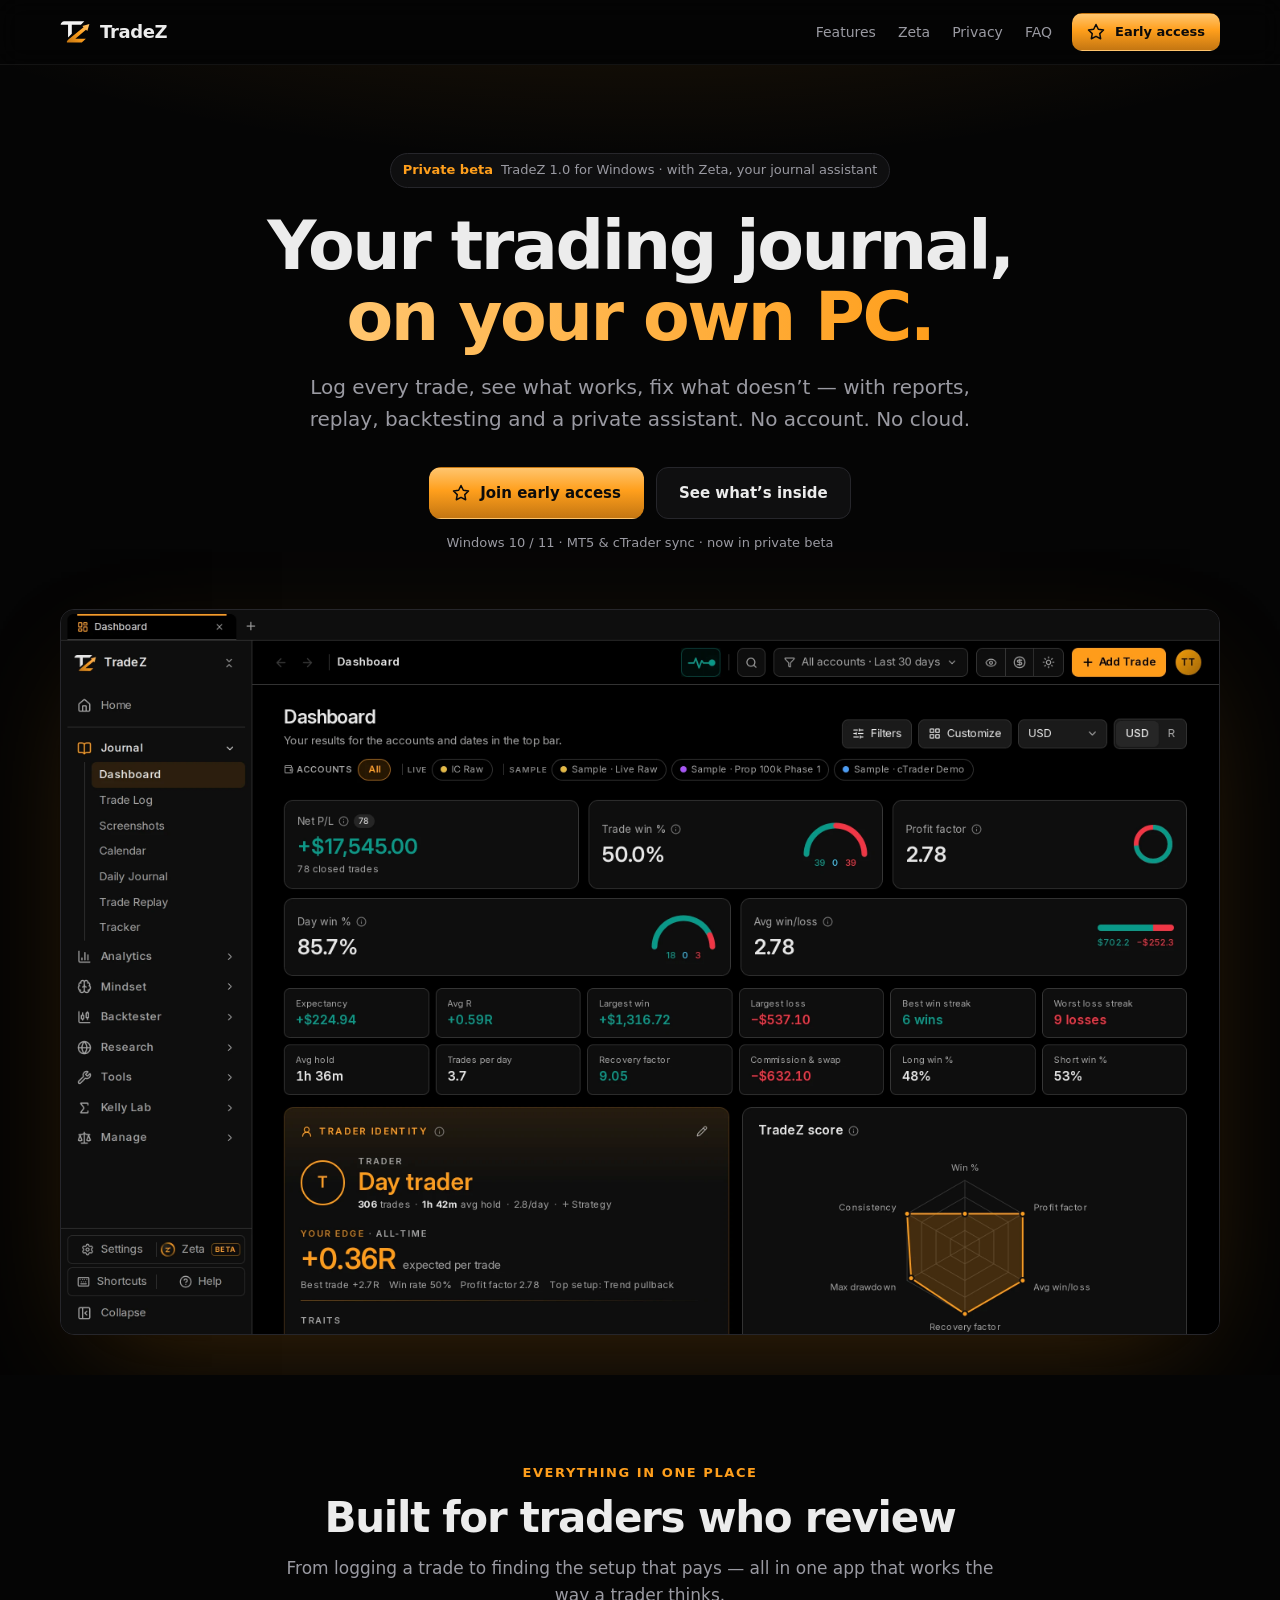
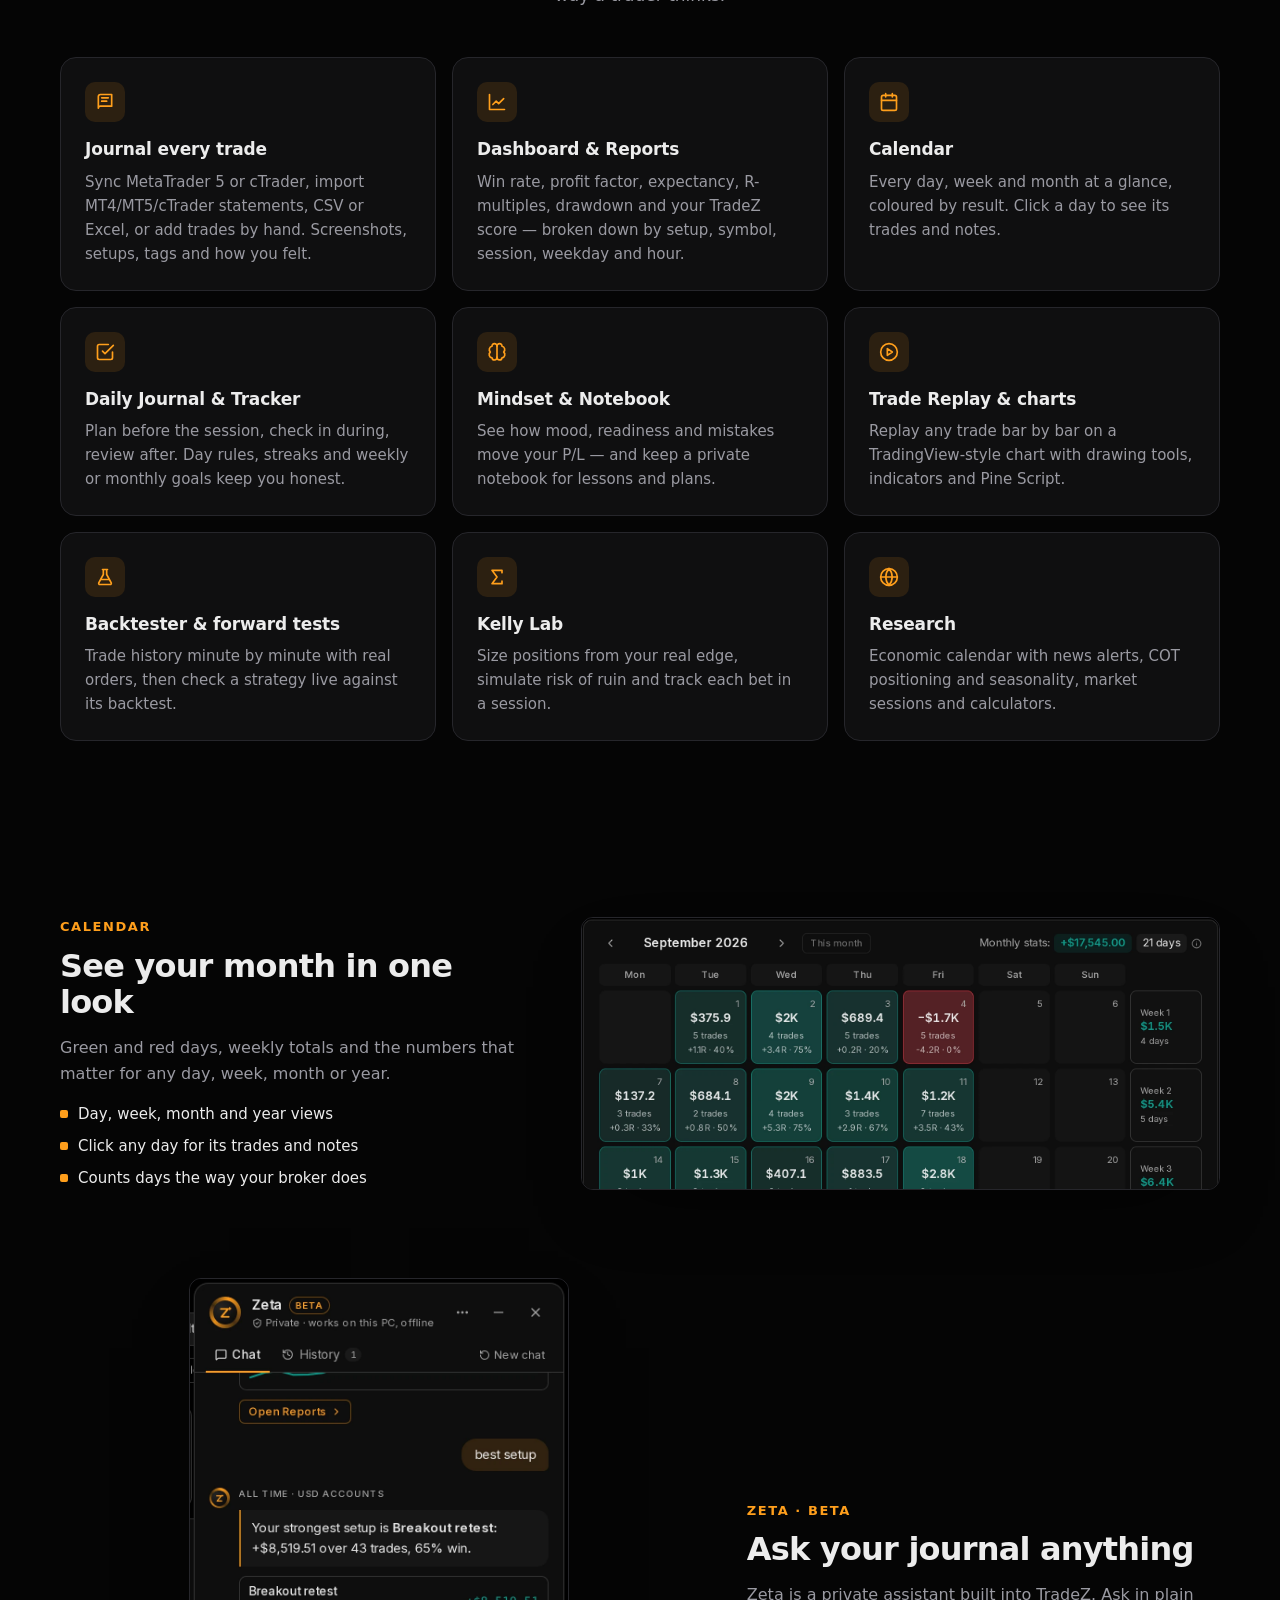
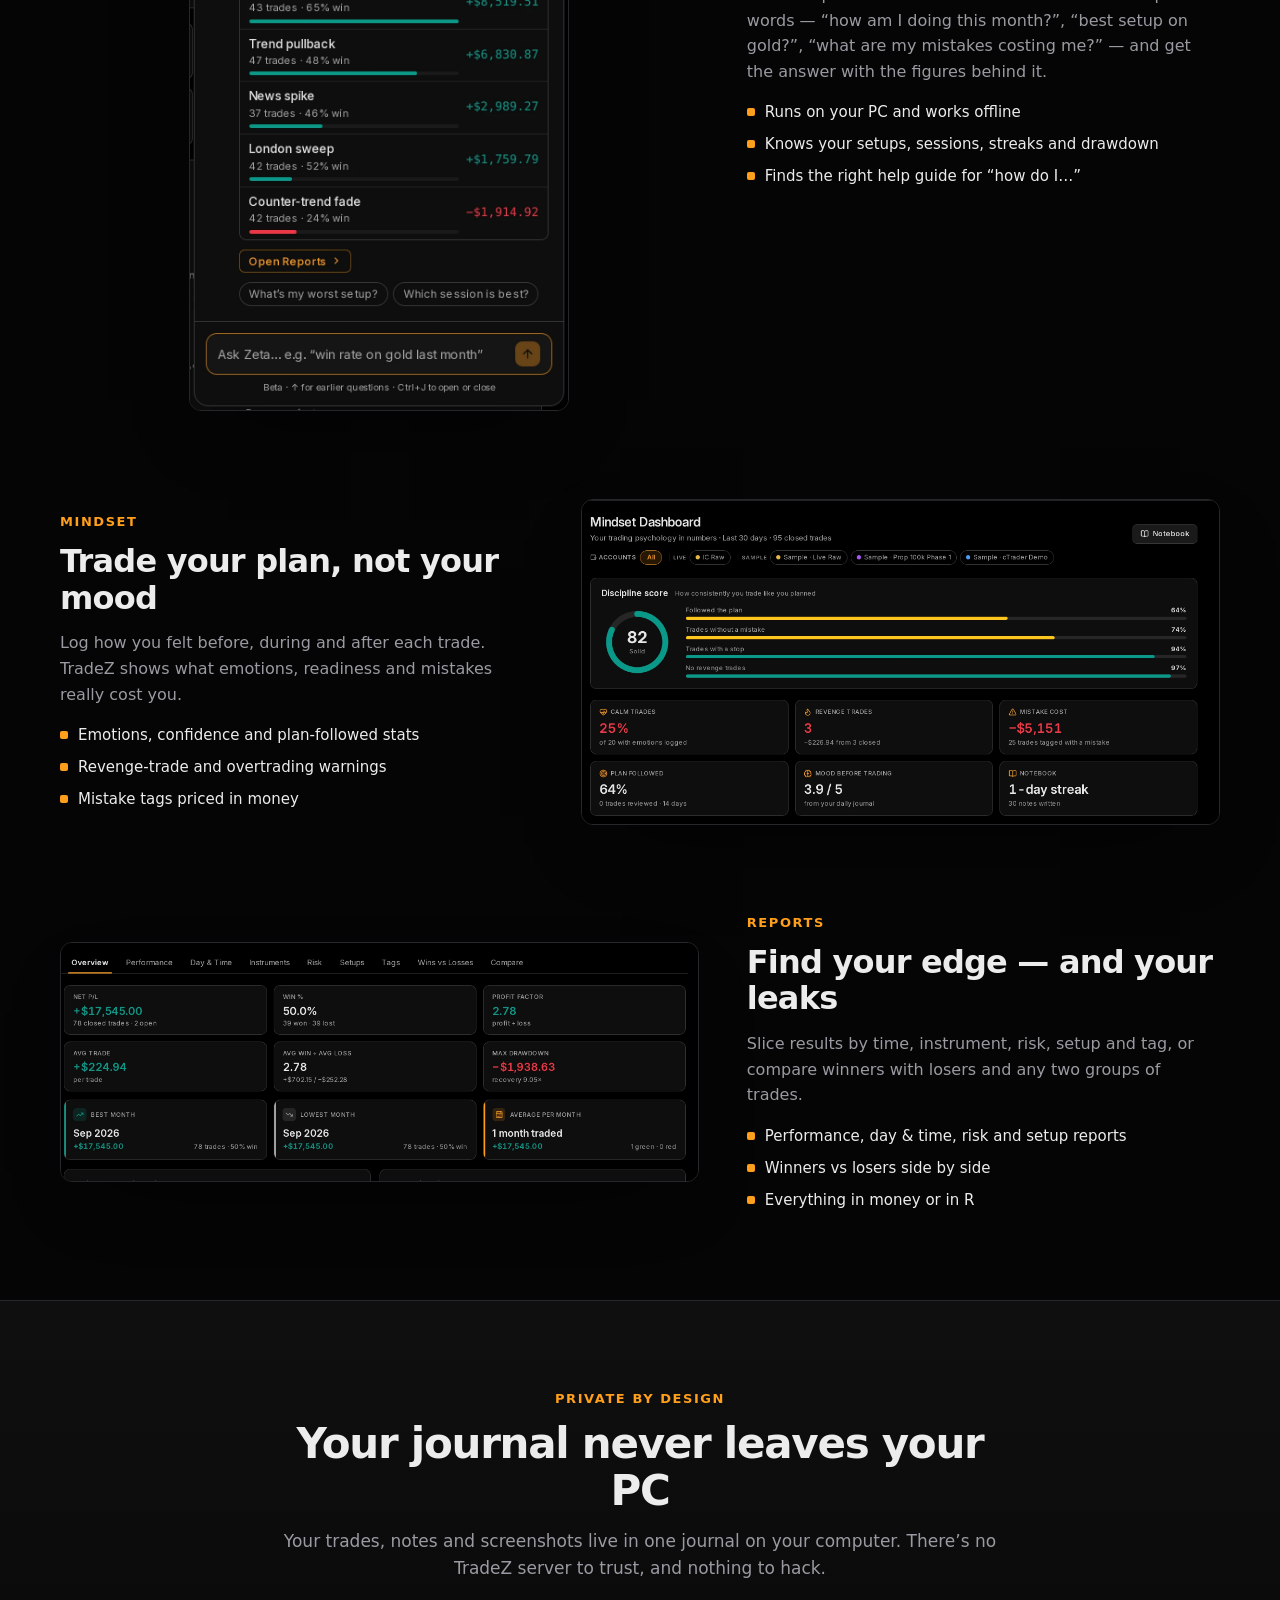
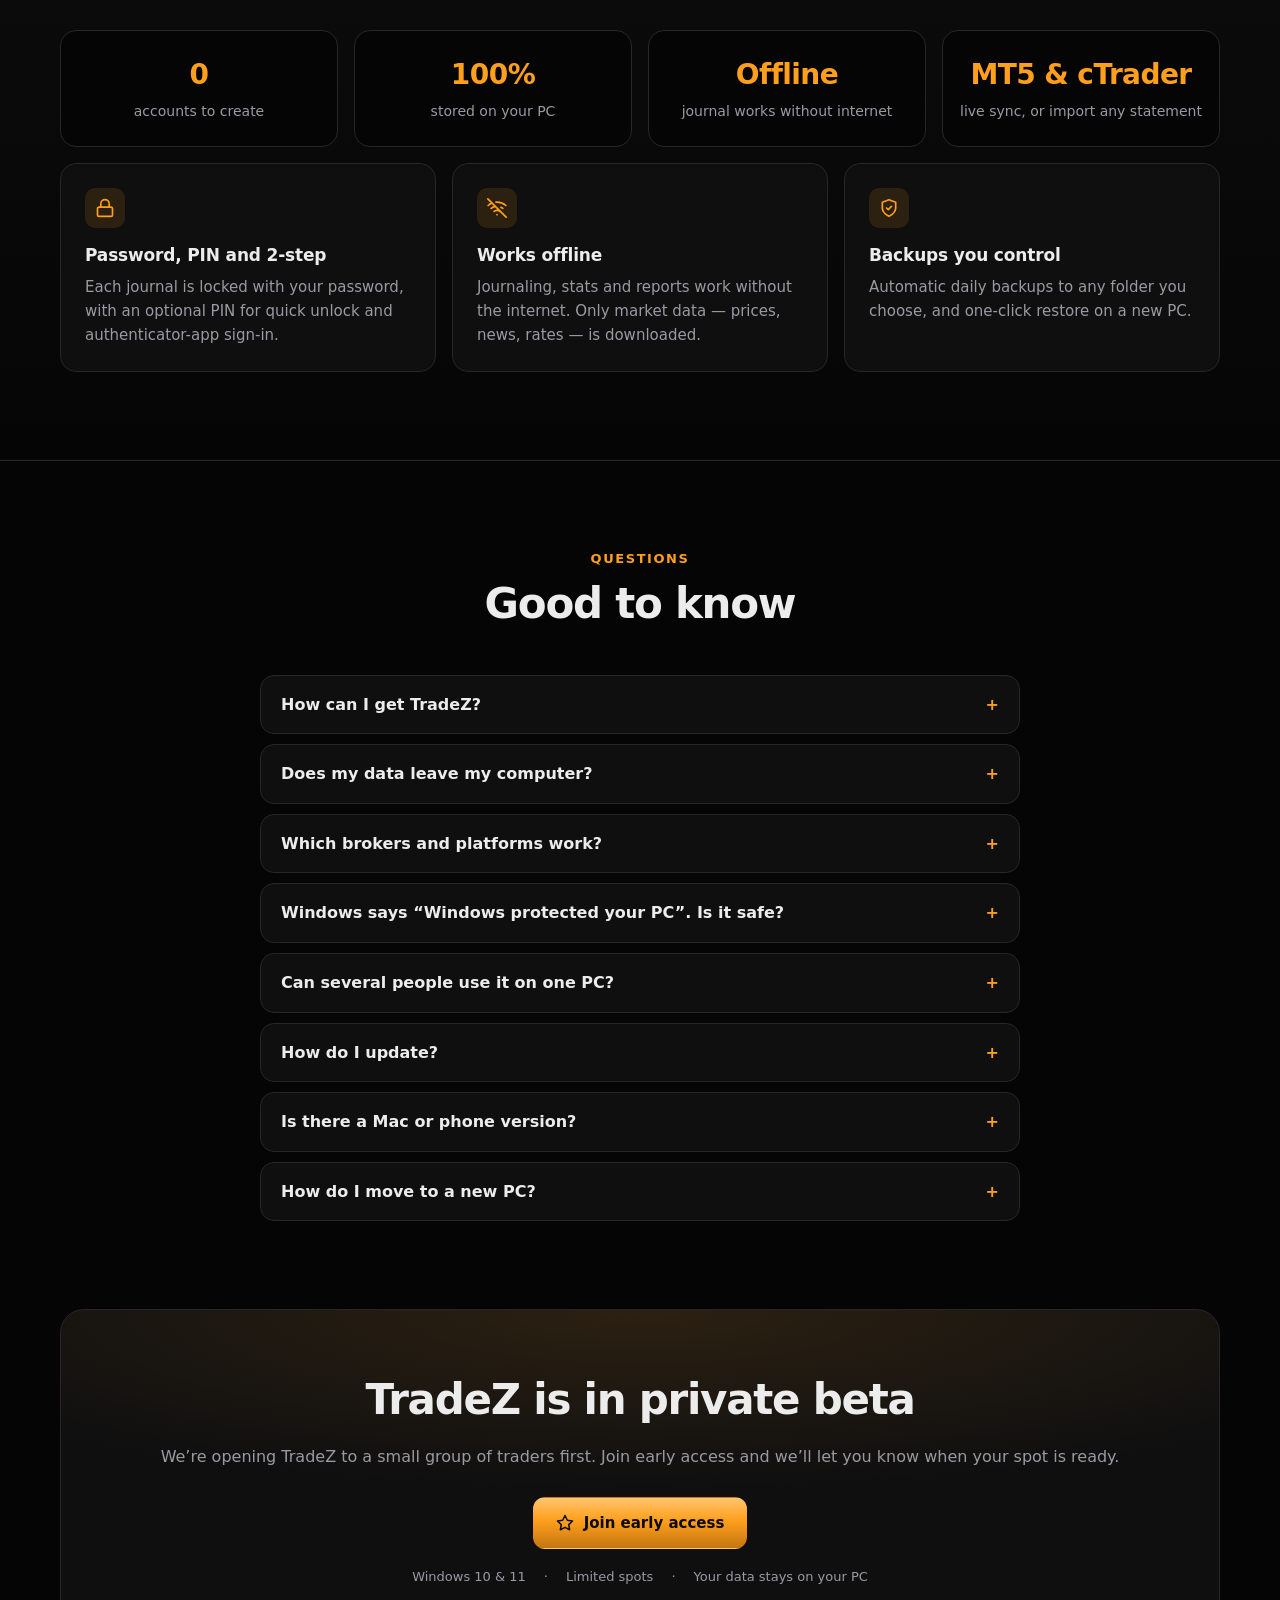
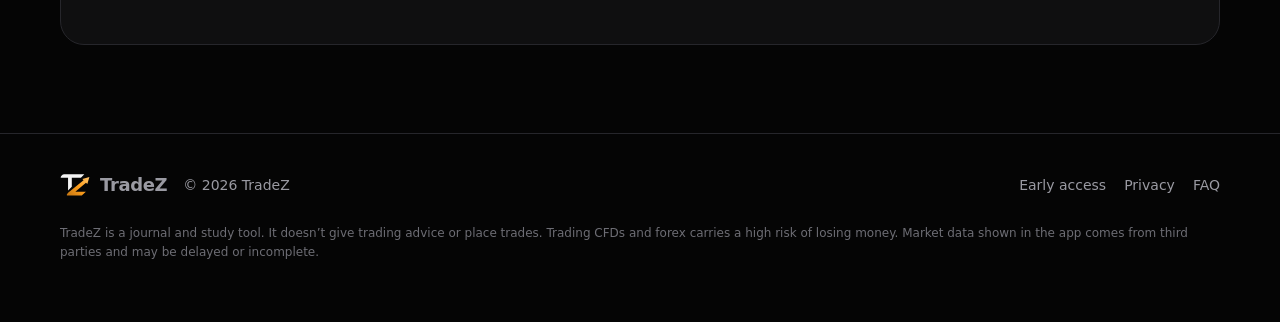
<file: index.html>
<!doctype html>
<html lang="en">
<head>
<meta charset="utf-8">
<meta name="viewport" content="width=device-width, initial-scale=1">
<title>TradeZ — the private trading journal for Windows</title>
<meta name="description" content="TradeZ is a private trading journal and backtester for Windows. Sync MT5 and cTrader, review every trade, and keep your data on your own PC.">
<link rel="canonical" href="https://tradez7.github.io/">
<meta property="og:title" content="TradeZ — the private trading journal for Windows">
<meta property="og:description" content="TradeZ is a private trading journal and backtester for Windows. Sync MT5 and cTrader, review every trade, and keep your data on your own PC.">
<meta property="og:image" content="https://tradez7.github.io/assets/dashboard.webp">
<meta property="og:url" content="https://tradez7.github.io/">
<meta name="theme-color" content="#050505">
<link rel="icon" href="/favicon.svg" type="image/svg+xml">
<link rel="icon" href="/favicon.png" type="image/png">
<link rel="apple-touch-icon" href="/assets/apple-touch-icon.png">
<link rel="stylesheet" href="/assets/site.css">
<script>document.documentElement.classList.add('js')</script>
</head>
<body>
<header class="nav"><div class="wrap">
  <a class="brand" href="/"><svg viewBox="107 44 272 272" aria-hidden="true"><defs><linearGradient id="gh" x1="170" y1="276" x2="372" y2="108" gradientUnits="userSpaceOnUse"><stop offset="0" stop-color="#c47612"/><stop offset=".55" stop-color="#ff9f1c"/><stop offset="1" stop-color="#ffc56e"/></linearGradient></defs><path d="M146 83H327.5L296.5 115H214V196L180 230V115H113C113 101 128 83 146 83Z" fill="#f4f4f4"/><path d="M170 276H304.5L341.5 241H246L342.5 160.5L355 171L373.5 106.5L310 125L320.5 137L188.5 244C174 258 165 268 170 276Z" fill="url(#gh)"/></svg>TradeZ</a>
  <nav>
    <a class="hide-sm" href="/#features">Features</a>
    <a class="hide-sm" href="/#zeta">Zeta</a>
    <a class="hide-sm" href="/#privacy">Privacy</a>
    <a class="hide-sm" href="/#faq">FAQ</a>
  </nav>
  <a class="btn btn-primary btn-sm" href="/download/"><svg viewBox="0 0 24 24" fill="none" stroke="currentColor" stroke-width="2" stroke-linecap="round" stroke-linejoin="round"><path d="m12 2 3.1 6.3 6.9 1-5 4.9 1.2 6.8L12 17.8 5.8 21l1.2-6.8-5-4.9 6.9-1z"/></svg> Early access</a>
</div></header>

<main>
<section class="hero"><div class="wrap">
  <span class="eyebrow"><b>Private beta</b> TradeZ 1.0 for Windows · with Zeta, your journal assistant</span>
  <h1>Your trading journal,<br><span class="hl">on your own PC.</span></h1>
  <p class="lead">Log every trade, see what works, fix what doesn’t — with reports, replay, backtesting and a private assistant. No account. No cloud.</p>
  <div class="cta">
    <a class="btn btn-primary" href="/download/"><svg viewBox="0 0 24 24" fill="none" stroke="currentColor" stroke-width="2" stroke-linecap="round" stroke-linejoin="round"><path d="m12 2 3.1 6.3 6.9 1-5 4.9 1.2 6.8L12 17.8 5.8 21l1.2-6.8-5-4.9 6.9-1z"/></svg> Join early access</a>
    <a class="btn btn-ghost" href="#features">See what’s inside</a>
  </div>
  <p class="note">Windows 10 / 11 · MT5 &amp; cTrader sync · now in private beta</p>
  <div class="shot"><img src="/assets/dashboard.webp" alt="The TradeZ dashboard" width="2880" height="1800" fetchpriority="high"></div>
</div></section>

<section id="features"><div class="wrap">
  <div class="sec-head reveal"><div class="kicker">Everything in one place</div><h2>Built for traders who review</h2><p>From logging a trade to finding the setup that pays — all in one app that works the way a trader thinks.</p></div>
  <div class="grid">
<div class="card reveal"><div class="ico"><svg viewBox="0 0 24 24" fill="none" stroke="currentColor" stroke-width="2" stroke-linecap="round" stroke-linejoin="round"><path d="M4 19.5A2.5 2.5 0 0 1 6.5 17H20V3H6.5A2.5 2.5 0 0 0 4 5.5z"/><path d="M8 7h8M8 11h6"/></svg></div><h3>Journal every trade</h3><p>Sync MetaTrader 5 or cTrader, import MT4/MT5/cTrader statements, CSV or Excel, or add trades by hand. Screenshots, setups, tags and how you felt.</p></div>
<div class="card reveal"><div class="ico"><svg viewBox="0 0 24 24" fill="none" stroke="currentColor" stroke-width="2" stroke-linecap="round" stroke-linejoin="round"><path d="M3 3v18h18"/><path d="m7 15 4-4 3 3 6-6"/></svg></div><h3>Dashboard &amp; Reports</h3><p>Win rate, profit factor, expectancy, R-multiples, drawdown and your TradeZ score — broken down by setup, symbol, session, weekday and hour.</p></div>
<div class="card reveal"><div class="ico"><svg viewBox="0 0 24 24" fill="none" stroke="currentColor" stroke-width="2" stroke-linecap="round" stroke-linejoin="round"><rect x="3" y="4" width="18" height="18" rx="2"/><path d="M16 2v4M8 2v4M3 10h18"/></svg></div><h3>Calendar</h3><p>Every day, week and month at a glance, coloured by result. Click a day to see its trades and notes.</p></div>
<div class="card reveal"><div class="ico"><svg viewBox="0 0 24 24" fill="none" stroke="currentColor" stroke-width="2" stroke-linecap="round" stroke-linejoin="round"><path d="M9 11l3 3L22 4"/><path d="M21 12v7a2 2 0 0 1-2 2H5a2 2 0 0 1-2-2V5a2 2 0 0 1 2-2h11"/></svg></div><h3>Daily Journal &amp; Tracker</h3><p>Plan before the session, check in during, review after. Day rules, streaks and weekly or monthly goals keep you honest.</p></div>
<div class="card reveal"><div class="ico"><svg viewBox="0 0 24 24" fill="none" stroke="currentColor" stroke-width="2" stroke-linecap="round" stroke-linejoin="round"><path d="M12 5a3 3 0 1 0-5.99.14A4 4 0 0 0 4 12a4 4 0 0 0 2 7 3 3 0 0 0 6-1V5z"/><path d="M12 5a3 3 0 1 1 5.99.14A4 4 0 0 1 20 12a4 4 0 0 1-2 7 3 3 0 0 1-6-1"/></svg></div><h3>Mindset &amp; Notebook</h3><p>See how mood, readiness and mistakes move your P/L — and keep a private notebook for lessons and plans.</p></div>
<div class="card reveal"><div class="ico"><svg viewBox="0 0 24 24" fill="none" stroke="currentColor" stroke-width="2" stroke-linecap="round" stroke-linejoin="round"><circle cx="12" cy="12" r="10"/><path d="m10 8 6 4-6 4z"/></svg></div><h3>Trade Replay &amp; charts</h3><p>Replay any trade bar by bar on a TradingView-style chart with drawing tools, indicators and Pine Script.</p></div>
<div class="card reveal"><div class="ico"><svg viewBox="0 0 24 24" fill="none" stroke="currentColor" stroke-width="2" stroke-linecap="round" stroke-linejoin="round"><path d="M9 3h6M10 3v6L4.5 19a1.5 1.5 0 0 0 1.3 2h12.4a1.5 1.5 0 0 0 1.3-2L14 9V3"/><path d="M7 15h10"/></svg></div><h3>Backtester &amp; forward tests</h3><p>Trade history minute by minute with real orders, then check a strategy live against its backtest.</p></div>
<div class="card reveal"><div class="ico"><svg viewBox="0 0 24 24" fill="none" stroke="currentColor" stroke-width="2" stroke-linecap="round" stroke-linejoin="round"><path d="M18 7V4H6l6 8-6 8h12v-3"/></svg></div><h3>Kelly Lab</h3><p>Size positions from your real edge, simulate risk of ruin and track each bet in a session.</p></div>
<div class="card reveal"><div class="ico"><svg viewBox="0 0 24 24" fill="none" stroke="currentColor" stroke-width="2" stroke-linecap="round" stroke-linejoin="round"><circle cx="12" cy="12" r="10"/><path d="M2 12h20M12 2a15 15 0 0 1 0 20M12 2a15 15 0 0 0 0 20"/></svg></div><h3>Research</h3><p>Economic calendar with news alerts, COT positioning and seasonality, market sessions and calculators.</p></div>
  </div>
</div></section>

<section><div class="wrap">
<div class="feature reveal">
  <div class="text"><div class="kicker">Calendar</div><h3>See your month in one look</h3><p>Green and red days, weekly totals and the numbers that matter for any day, week, month or year.</p><ul><li>Day, week, month and year views</li><li>Click any day for its trades and notes</li><li>Counts days the way your broker does</li></ul></div>
  <div class="frame"><img src="/assets/calendar.webp" alt="TradeZ calendar with daily results" width="1620" height="688" loading="lazy"></div>
</div>
<div class="feature reveal flip">
  <div class="text"><div class="kicker"><span id="zeta"></span>Zeta · beta</div><h3>Ask your journal anything</h3><p>Zeta is a private assistant built into TradeZ. Ask in plain words — “how am I doing this month?”, “best setup on gold?”, “what are my mistakes costing me?” — and get the answer with the figures behind it.</p><ul><li>Runs on your PC and works offline</li><li>Knows your setups, sessions, streaks and drawdown</li><li>Finds the right help guide for “how do I…”</li></ul></div>
  <div class="frame tall"><img src="/assets/zeta.webp" alt="Zeta answering questions about the journal" width="816" height="1576" loading="lazy"></div>
</div>
<div class="feature reveal">
  <div class="text"><div class="kicker">Mindset</div><h3>Trade your plan, not your mood</h3><p>Log how you felt before, during and after each trade. TradeZ shows what emotions, readiness and mistakes really cost you.</p><ul><li>Emotions, confidence and plan-followed stats</li><li>Revenge-trade and overtrading warnings</li><li>Mistake tags priced in money</li></ul></div>
  <div class="frame"><img src="/assets/mindset.webp" alt="TradeZ mindset dashboard" width="2356" height="1200" loading="lazy"></div>
</div>
<div class="feature reveal flip">
  <div class="text"><div class="kicker">Reports</div><h3>Find your edge — and your leaks</h3><p>Slice results by time, instrument, risk, setup and tag, or compare winners with losers and any two groups of trades.</p><ul><li>Performance, day &amp; time, risk and setup reports</li><li>Winners vs losers side by side</li><li>Everything in money or in R</li></ul></div>
  <div class="frame"><img src="/assets/reports.webp" alt="TradeZ reports" width="2300" height="860" loading="lazy"></div>
</div>
</div></section>

<section id="privacy" class="band"><div class="wrap">
  <div class="sec-head reveal"><div class="kicker">Private by design</div><h2>Your journal never leaves your PC</h2><p>Your trades, notes and screenshots live in one journal on your computer. There’s no TradeZ server to trust, and nothing to hack.</p></div>
  <div class="stats reveal">
    <div class="stat"><b>0</b><span>accounts to create</span></div>
    <div class="stat"><b>100%</b><span>stored on your PC</span></div>
    <div class="stat"><b>Offline</b><span>journal works without internet</span></div>
    <div class="stat"><b>MT5 &amp; cTrader</b><span>live sync, or import any statement</span></div>
  </div>
  <div class="grid" style="margin-top:16px">
    <div class="card reveal"><div class="ico"><svg viewBox="0 0 24 24" fill="none" stroke="currentColor" stroke-width="2" stroke-linecap="round" stroke-linejoin="round"><rect x="3" y="11" width="18" height="11" rx="2"/><path d="M7 11V7a5 5 0 0 1 10 0v4"/></svg></div><h3>Password, PIN and 2-step</h3><p>Each journal is locked with your password, with an optional PIN for quick unlock and authenticator-app sign-in.</p></div>
    <div class="card reveal"><div class="ico"><svg viewBox="0 0 24 24" fill="none" stroke="currentColor" stroke-width="2" stroke-linecap="round" stroke-linejoin="round"><path d="M1 1l22 22M16.7 11.1A10.9 10.9 0 0 1 19 12.5M5 12.5a10.9 10.9 0 0 1 5.2-2.4M10.7 5A16 16 0 0 1 22.6 9M1.4 9a16 16 0 0 1 4.7-2.9M8.5 16.1a6 6 0 0 1 6.9 0M12 20h.01"/></svg></div><h3>Works offline</h3><p>Journaling, stats and reports work without the internet. Only market data — prices, news, rates — is downloaded.</p></div>
    <div class="card reveal"><div class="ico"><svg viewBox="0 0 24 24" fill="none" stroke="currentColor" stroke-width="2" stroke-linecap="round" stroke-linejoin="round"><path d="M12 22s8-4 8-10V5l-8-3-8 3v7c0 6 8 10 8 10z"/><path d="m9 12 2 2 4-4"/></svg></div><h3>Backups you control</h3><p>Automatic daily backups to any folder you choose, and one-click restore on a new PC.</p></div>
  </div>
</div></section>

<section id="faq"><div class="wrap">
  <div class="sec-head reveal"><div class="kicker">Questions</div><h2>Good to know</h2></div>
  <div class="faq">
<details class="reveal"><summary>How can I get TradeZ?</summary><p>TradeZ is in private beta. Ask for an invite in the TradeZ trader community and we’ll send you a download link as spots open up — early members help shape what comes next.</p></details>
<details class="reveal"><summary>Does my data leave my computer?</summary><p>No. Your trades, notes, screenshots and settings are saved only on your PC, in your own journal. There is no TradeZ server or cloud. The app only downloads market data such as prices, the economic calendar and exchange rates.</p></details>
<details class="reveal"><summary>Which brokers and platforms work?</summary><p>Live sync works with MetaTrader 5 and cTrader. You can also import MT4, MT5 and cTrader statements, or any CSV or Excel file, and you can always add trades by hand.</p></details>
<details class="reveal"><summary>Windows says “Windows protected your PC”. Is it safe?</summary><p>Yes. Windows shows this for new apps that aren’t code-signed yet. Click <b>More info</b>, then <b>Run anyway</b>. You only see it once.</p></details>
<details class="reveal"><summary>Can several people use it on one PC?</summary><p>Yes. Each person gets their own password-protected journal, with an optional PIN and 2-step sign-in. <kbd>Ctrl</kbd>+<kbd>L</kbd> locks the screen.</p></details>
<details class="reveal"><summary>How do I update?</summary><p>TradeZ tells you when a new version is out, with what’s new and a Download button. Install it over the old one — your journal stays exactly as it is.</p></details>
<details class="reveal"><summary>Is there a Mac or phone version?</summary><p>Not yet. TradeZ 1.0 is for Windows 10 and 11 (64-bit).</p></details>
<details class="reveal"><summary>How do I move to a new PC?</summary><p>Settings › Backup &amp; Reset: make a backup, copy the file to the new PC and restore it there. Automatic daily backups to a folder of your choice are built in too.</p></details>
  </div>
</div></section>

<section style="padding-top:0"><div class="wrap">
<div class="dl reveal">
  <h2>TradeZ is in private beta</h2>
  <p>We’re opening TradeZ to a small group of traders first. Join early access and we’ll let you know when your spot is ready.</p>
  <a class="btn btn-primary" href="/download/"><svg viewBox="0 0 24 24" fill="none" stroke="currentColor" stroke-width="2" stroke-linecap="round" stroke-linejoin="round"><path d="m12 2 3.1 6.3 6.9 1-5 4.9 1.2 6.8L12 17.8 5.8 21l1.2-6.8-5-4.9 6.9-1z"/></svg> Join early access</a>
  <div class="meta"><span>Windows 10 &amp; 11</span><span>·</span><span>Limited spots</span><span>·</span><span>Your data stays on your PC</span></div>
</div>
</div></section>
</main>
<footer><div class="wrap">
  <a class="brand" href="/"><svg viewBox="107 44 272 272" aria-hidden="true"><defs><linearGradient id="gf" x1="170" y1="276" x2="372" y2="108" gradientUnits="userSpaceOnUse"><stop offset="0" stop-color="#c47612"/><stop offset=".55" stop-color="#ff9f1c"/><stop offset="1" stop-color="#ffc56e"/></linearGradient></defs><path d="M146 83H327.5L296.5 115H214V196L180 230V115H113C113 101 128 83 146 83Z" fill="#f4f4f4"/><path d="M170 276H304.5L341.5 241H246L342.5 160.5L355 171L373.5 106.5L310 125L320.5 137L188.5 244C174 258 165 268 170 276Z" fill="url(#gf)"/></svg>TradeZ</a>
  <span>© 2026 TradeZ</span>
  <div class="links"><a href="/download/">Early access</a><a href="/#privacy">Privacy</a><a href="/#faq">FAQ</a></div>
  <p class="disclaimer">TradeZ is a journal and study tool. It doesn’t give trading advice or place trades. Trading CFDs and forex carries a high risk of losing money. Market data shown in the app comes from third parties and may be delayed or incomplete.</p>
</div></footer>
<script>
  // Sections rise in as you scroll to them
  const io = new IntersectionObserver((es) => es.forEach((e) => e.isIntersecting && (e.target.classList.add('in'), io.unobserve(e.target))), { rootMargin: '0px 0px -8% 0px' })
  document.querySelectorAll('.reveal').forEach((el) => io.observe(el))
</script>
</body>
</html>
</file>
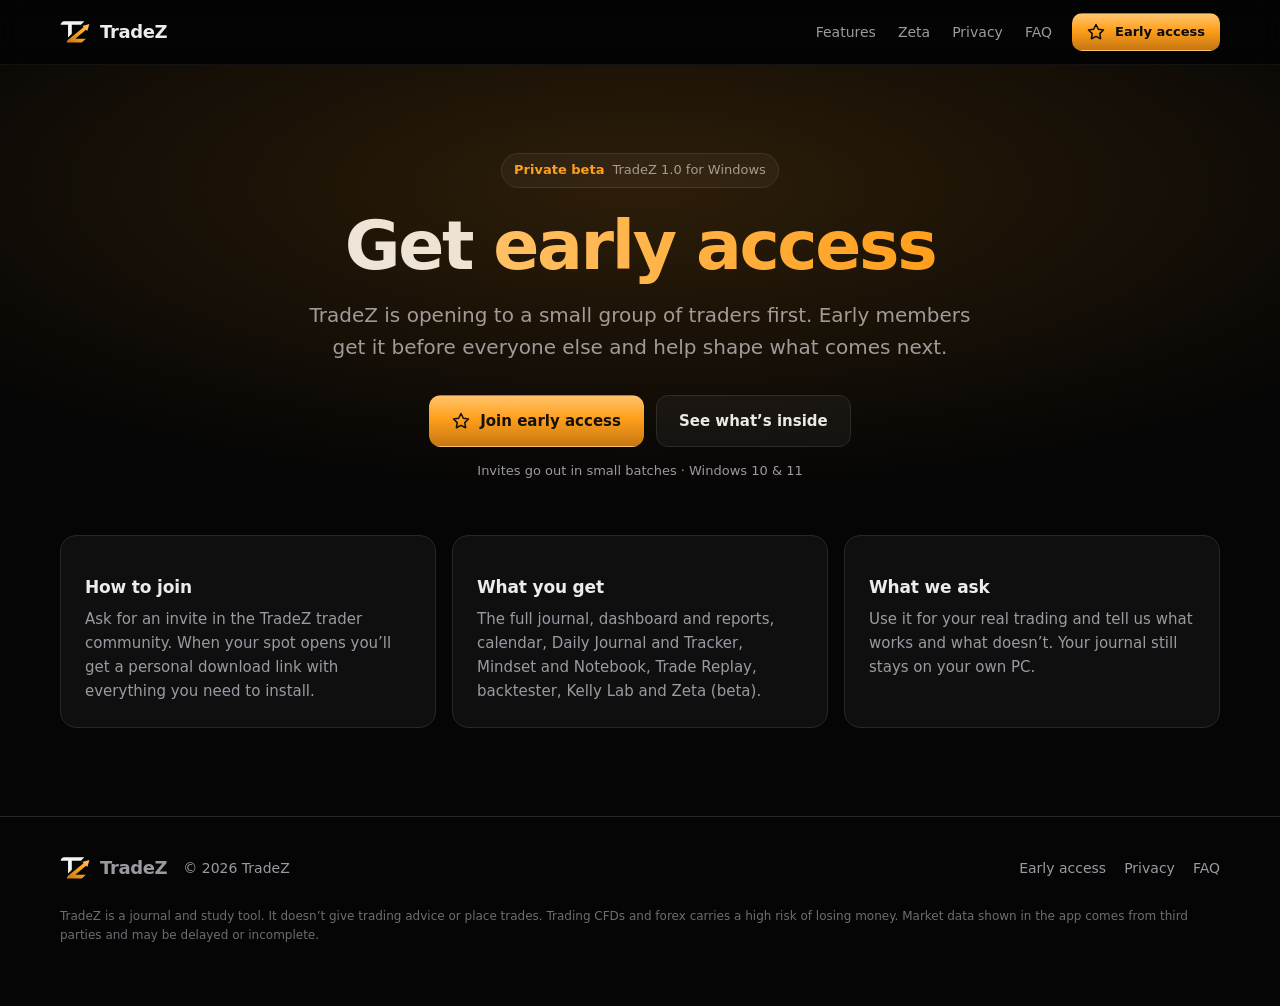
<file: download/index.html>
<!doctype html>
<html lang="en">
<head>
<meta charset="utf-8">
<meta name="viewport" content="width=device-width, initial-scale=1">
<title>TradeZ early access</title>
<meta name="description" content="TradeZ is in private beta. Join early access to the private trading journal for Windows.">
<link rel="canonical" href="https://tradez7.github.io/download/">
<meta property="og:title" content="TradeZ early access">
<meta property="og:description" content="TradeZ is in private beta. Join early access to the private trading journal for Windows.">
<meta property="og:image" content="https://tradez7.github.io/assets/dashboard.webp">
<meta property="og:url" content="https://tradez7.github.io/download/">
<meta name="theme-color" content="#050505">
<link rel="icon" href="/favicon.svg" type="image/svg+xml">
<link rel="icon" href="/favicon.png" type="image/png">
<link rel="apple-touch-icon" href="/assets/apple-touch-icon.png">
<link rel="stylesheet" href="/assets/site.css">
<script>document.documentElement.classList.add('js')</script>
</head>
<body>
<header class="nav"><div class="wrap">
  <a class="brand" href="/"><svg viewBox="107 44 272 272" aria-hidden="true"><defs><linearGradient id="gh" x1="170" y1="276" x2="372" y2="108" gradientUnits="userSpaceOnUse"><stop offset="0" stop-color="#c47612"/><stop offset=".55" stop-color="#ff9f1c"/><stop offset="1" stop-color="#ffc56e"/></linearGradient></defs><path d="M146 83H327.5L296.5 115H214V196L180 230V115H113C113 101 128 83 146 83Z" fill="#f4f4f4"/><path d="M170 276H304.5L341.5 241H246L342.5 160.5L355 171L373.5 106.5L310 125L320.5 137L188.5 244C174 258 165 268 170 276Z" fill="url(#gh)"/></svg>TradeZ</a>
  <nav>
    <a class="hide-sm" href="/#features">Features</a>
    <a class="hide-sm" href="/#zeta">Zeta</a>
    <a class="hide-sm" href="/#privacy">Privacy</a>
    <a class="hide-sm" href="/#faq">FAQ</a>
  </nav>
  <a class="btn btn-primary btn-sm" href="/download/"><svg viewBox="0 0 24 24" fill="none" stroke="currentColor" stroke-width="2" stroke-linecap="round" stroke-linejoin="round"><path d="m12 2 3.1 6.3 6.9 1-5 4.9 1.2 6.8L12 17.8 5.8 21l1.2-6.8-5-4.9 6.9-1z"/></svg> Early access</a>
</div></header>

<main>
<section class="hero"><div class="wrap">
  <span class="eyebrow"><b>Private beta</b> TradeZ 1.0 for Windows</span>
  <h1>Get <span class="hl">early access</span></h1>
  <p class="lead">TradeZ is opening to a small group of traders first. Early members get it before everyone else and help shape what comes next.</p>
  <div class="cta"><a class="btn btn-primary" id="join" href="#how"><svg viewBox="0 0 24 24" fill="none" stroke="currentColor" stroke-width="2" stroke-linecap="round" stroke-linejoin="round"><path d="m12 2 3.1 6.3 6.9 1-5 4.9 1.2 6.8L12 17.8 5.8 21l1.2-6.8-5-4.9 6.9-1z"/></svg> Join early access</a><a class="btn btn-ghost" href="/#features">See what’s inside</a></div>
  <p class="note">Invites go out in small batches · Windows 10 &amp; 11</p>
</div></section>

<section style="padding-top:0"><div class="wrap">
  <div class="grid">
    <div class="card reveal" id="how"><h3>How to join</h3><p>Ask for an invite in the TradeZ trader community. When your spot opens you’ll get a personal download link with everything you need to install.</p></div>
    <div class="card reveal"><h3>What you get</h3><p>The full journal, dashboard and reports, calendar, Daily Journal and Tracker, Mindset and Notebook, Trade Replay, backtester, Kelly Lab and Zeta (beta).</p></div>
    <div class="card reveal"><h3>What we ask</h3><p>Use it for your real trading and tell us what works and what doesn’t. Your journal still stays on your own PC.</p></div>
  </div>
</div></section>
</main>
<footer><div class="wrap">
  <a class="brand" href="/"><svg viewBox="107 44 272 272" aria-hidden="true"><defs><linearGradient id="gf" x1="170" y1="276" x2="372" y2="108" gradientUnits="userSpaceOnUse"><stop offset="0" stop-color="#c47612"/><stop offset=".55" stop-color="#ff9f1c"/><stop offset="1" stop-color="#ffc56e"/></linearGradient></defs><path d="M146 83H327.5L296.5 115H214V196L180 230V115H113C113 101 128 83 146 83Z" fill="#f4f4f4"/><path d="M170 276H304.5L341.5 241H246L342.5 160.5L355 171L373.5 106.5L310 125L320.5 137L188.5 244C174 258 165 268 170 276Z" fill="url(#gf)"/></svg>TradeZ</a>
  <span>© 2026 TradeZ</span>
  <div class="links"><a href="/download/">Early access</a><a href="/#privacy">Privacy</a><a href="/#faq">FAQ</a></div>
  <p class="disclaimer">TradeZ is a journal and study tool. It doesn’t give trading advice or place trades. Trading CFDs and forex carries a high risk of losing money. Market data shown in the app comes from third parties and may be delayed or incomplete.</p>
</div></footer>
<script>
  // Sections rise in as you scroll to them
  const io = new IntersectionObserver((es) => es.forEach((e) => e.isIntersecting && (e.target.classList.add('in'), io.unobserve(e.target))), { rootMargin: '0px 0px -8% 0px' })
  document.querySelectorAll('.reveal').forEach((el) => io.observe(el))
</script>
</body>
</html>
</file>
<file: assets/site.css>
/* tradez7.com — the TradeZ website. Black Amber: the app's default look. */
:root {
  --bg: #050505;
  --surface: #0f0f10;
  --surface-2: #17171a;
  --border: #26262b;
  --text: #ececec;
  --muted: #9a9aa2;
  --accent: #ff9f1c;
  --accent-deep: #c47612;
  --accent-light: #ffc56e;
  --accent-fg: #0b0b0b;
  --profit: #089981;
  --loss: #f23645;
  --radius: 16px;
  --max: 1160px;
  color-scheme: dark;
}
* { box-sizing: border-box; }
html { scroll-behavior: smooth; }
body {
  margin: 0;
  background: var(--bg);
  color: var(--text);
  font: 16px/1.6 Inter, 'Segoe UI', system-ui, -apple-system, Roboto, Arial, sans-serif;
  -webkit-font-smoothing: antialiased;
}
a { color: inherit; }
img { max-width: 100%; display: block; }
.wrap { width: min(var(--max), 100% - 32px); margin-inline: auto; }

/* Header */
.nav { position: sticky; top: 0; z-index: 10; backdrop-filter: blur(12px); background: rgb(5 5 5 / 0.78); border-bottom: 1px solid rgb(255 255 255 / 0.06); }
.nav .wrap { display: flex; align-items: center; gap: 20px; height: 64px; }
.brand { display: flex; align-items: center; gap: 10px; font-weight: 700; font-size: 18px; letter-spacing: -0.02em; text-decoration: none; }
.brand svg { width: 30px; height: 30px; }
.nav nav { display: flex; gap: 22px; margin-left: auto; font-size: 14px; color: var(--muted); }
.nav nav a { text-decoration: none; }
.nav nav a:hover { color: var(--text); }
@media (max-width: 720px) { .nav nav a.hide-sm { display: none; } }

/* Buttons */
.btn { display: inline-flex; align-items: center; gap: 10px; padding: 13px 22px; border-radius: 12px; font-weight: 600; font-size: 15px; text-decoration: none; border: 1px solid transparent; transition: transform 0.15s, background 0.15s, border-color 0.15s; }
.btn:active { transform: scale(0.97); }
.btn-primary { background: linear-gradient(180deg, var(--accent-light), var(--accent) 45%, var(--accent-deep)); color: var(--accent-fg); }
.btn-primary:hover { filter: brightness(1.06); }
.btn-ghost { border-color: var(--border); color: var(--text); background: var(--surface); }
.btn-ghost:hover { border-color: #3a3a40; }
.btn svg { width: 18px; height: 18px; }
.btn-sm { padding: 8px 14px; font-size: 13px; border-radius: 10px; }

/* Hero */
.hero { padding: 88px 0 40px; text-align: center; position: relative; overflow: hidden; }
.hero::before { content: ''; position: absolute; inset: -40% -20% auto; height: 620px; background: radial-gradient(closest-side, rgb(255 159 28 / 0.16), transparent); pointer-events: none; }
.eyebrow { display: inline-flex; align-items: center; gap: 8px; padding: 6px 12px; border: 1px solid var(--border); border-radius: 999px; font-size: 13px; color: var(--muted); background: var(--surface); }
.eyebrow b { color: var(--accent); font-weight: 600; }
h1 { font-size: clamp(38px, 6vw, 68px); line-height: 1.05; letter-spacing: -0.035em; margin: 22px auto 18px; max-width: 900px; }
h1 .hl { background: linear-gradient(90deg, var(--accent-light), var(--accent)); -webkit-background-clip: text; background-clip: text; color: transparent; }
.lead { font-size: clamp(17px, 2vw, 20px); color: var(--muted); max-width: 680px; margin: 0 auto 32px; }
.cta { display: flex; gap: 12px; justify-content: center; flex-wrap: wrap; }
.note { margin-top: 14px; font-size: 13px; color: var(--muted); }
.shot { margin: 56px auto 0; border-radius: 14px; border: 1px solid var(--border); box-shadow: 0 40px 120px -40px rgb(255 159 28 / 0.25), 0 30px 80px -30px rgb(0 0 0 / 0.9); overflow: hidden; background: var(--surface); }

/* Sections */
section { padding: 88px 0; }
.sec-head { text-align: center; max-width: 720px; margin: 0 auto 48px; }
.sec-head h2 { font-size: clamp(28px, 4vw, 42px); letter-spacing: -0.03em; line-height: 1.12; margin: 0 0 14px; }
.sec-head p { color: var(--muted); margin: 0; font-size: 17px; }
.kicker { color: var(--accent); font-size: 13px; font-weight: 600; letter-spacing: 0.12em; text-transform: uppercase; margin-bottom: 10px; }

.grid { display: grid; gap: 16px; grid-template-columns: repeat(3, minmax(0, 1fr)); }
@media (max-width: 900px) { .grid { grid-template-columns: repeat(2, minmax(0, 1fr)); } }
@media (max-width: 600px) { .grid { grid-template-columns: 1fr; } }
.card { background: var(--surface); border: 1px solid var(--border); border-radius: var(--radius); padding: 24px; }
.card h3 { margin: 14px 0 6px; font-size: 17px; letter-spacing: -0.01em; }
.card p { margin: 0; color: var(--muted); font-size: 15px; }
.ico { width: 40px; height: 40px; border-radius: 10px; display: grid; place-items: center; background: rgb(255 159 28 / 0.12); color: var(--accent); }
.ico svg { width: 20px; height: 20px; }

/* Alternating feature rows */
.feature { display: grid; grid-template-columns: 1fr 1.35fr; gap: 48px; align-items: center; margin-bottom: 88px; }
.feature:last-child { margin-bottom: 0; }
.feature.flip { grid-template-columns: 1.35fr 1fr; }
.feature.flip .text { order: 2; }
@media (max-width: 860px) { .feature, .feature.flip { grid-template-columns: 1fr; gap: 24px; } .feature.flip .text { order: 0; } }
.feature h3 { font-size: clamp(24px, 3vw, 32px); letter-spacing: -0.025em; line-height: 1.15; margin: 0 0 14px; }
.feature p { color: var(--muted); margin: 0 0 16px; }
.feature ul { margin: 0; padding: 0; list-style: none; display: grid; gap: 8px; }
.feature li { display: flex; gap: 10px; color: var(--text); font-size: 15px; }
.feature li::before { content: ''; flex: 0 0 8px; height: 8px; margin-top: 8px; border-radius: 2px; background: var(--accent); }
.frame { border-radius: 12px; border: 1px solid var(--border); overflow: hidden; box-shadow: 0 30px 80px -40px rgb(0 0 0 / 0.9); }

/* Privacy band */
.band { background: linear-gradient(180deg, var(--surface), var(--bg)); border-top: 1px solid var(--border); border-bottom: 1px solid var(--border); }
.stats { display: grid; grid-template-columns: repeat(4, minmax(0, 1fr)); gap: 16px; margin-top: 8px; }
@media (max-width: 800px) { .stats { grid-template-columns: repeat(2, minmax(0, 1fr)); } }
.stat { text-align: center; padding: 22px 12px; border: 1px solid var(--border); border-radius: var(--radius); background: var(--bg); }
.stat b { display: block; font-size: 28px; letter-spacing: -0.02em; color: var(--accent); }
.stat span { color: var(--muted); font-size: 14px; }

/* Download block */
.dl { text-align: center; border: 1px solid var(--border); border-radius: 24px; padding: 56px 24px; background: radial-gradient(120% 90% at 50% 0%, rgb(255 159 28 / 0.12), transparent 60%), var(--surface); }
.dl h2 { font-size: clamp(28px, 4vw, 42px); letter-spacing: -0.03em; margin: 0 0 10px; }
.dl p { color: var(--muted); margin: 0 0 28px; }
.meta { display: flex; gap: 18px; justify-content: center; flex-wrap: wrap; margin-top: 18px; font-size: 13px; color: var(--muted); }

/* Steps (download page) */
.steps { counter-reset: s; display: grid; gap: 14px; max-width: 760px; margin: 0 auto; }
.step { counter-increment: s; display: grid; grid-template-columns: 44px 1fr; gap: 16px; align-items: start; background: var(--surface); border: 1px solid var(--border); border-radius: var(--radius); padding: 20px; }
.step::before { content: counter(s); width: 36px; height: 36px; border-radius: 10px; display: grid; place-items: center; font-weight: 700; background: rgb(255 159 28 / 0.12); color: var(--accent); }
.step h3 { margin: 4px 0 4px; font-size: 17px; }
.step p { margin: 0; color: var(--muted); font-size: 15px; }
kbd { font: 600 12px/1 ui-monospace, Consolas, monospace; padding: 3px 6px; border: 1px solid var(--border); border-bottom-width: 2px; border-radius: 6px; background: var(--surface-2); color: var(--text); }
code { font: 13px ui-monospace, Consolas, monospace; background: var(--surface-2); padding: 2px 6px; border-radius: 6px; }

/* FAQ */
.faq { max-width: 760px; margin: 0 auto; display: grid; gap: 10px; }
details { background: var(--surface); border: 1px solid var(--border); border-radius: 14px; padding: 16px 20px; }
summary { cursor: pointer; font-weight: 600; list-style: none; display: flex; justify-content: space-between; gap: 12px; }
summary::-webkit-details-marker { display: none; }
summary::after { content: '+'; color: var(--accent); font-weight: 700; }
details[open] summary::after { content: '–'; }
details p { color: var(--muted); margin: 10px 0 0; font-size: 15px; }

/* Footer */
footer { border-top: 1px solid var(--border); padding: 36px 0 48px; color: var(--muted); font-size: 14px; }
footer .wrap { display: flex; gap: 16px; align-items: center; flex-wrap: wrap; }
footer .links { display: flex; gap: 18px; margin-left: auto; }
footer a { text-decoration: none; }
footer a:hover { color: var(--text); }
.disclaimer { width: 100%; font-size: 12px; color: #6d6d74; margin-top: 8px; }

/* Rise in on scroll (only when JS is on and motion is welcome) */
@media (prefers-reduced-motion: no-preference) {
  .js .reveal { opacity: 0; transform: translateY(18px); transition: opacity 0.6s ease, transform 0.6s ease; }
  .js .reveal.in { opacity: 1; transform: none; }
}
/* Screenshots are 2× for sharp text; keep them crisp when scaled */
.frame img, .shot img { width: 100%; height: auto; }
.feature .frame.tall { max-width: 380px; margin-inline: auto; }
</file>
